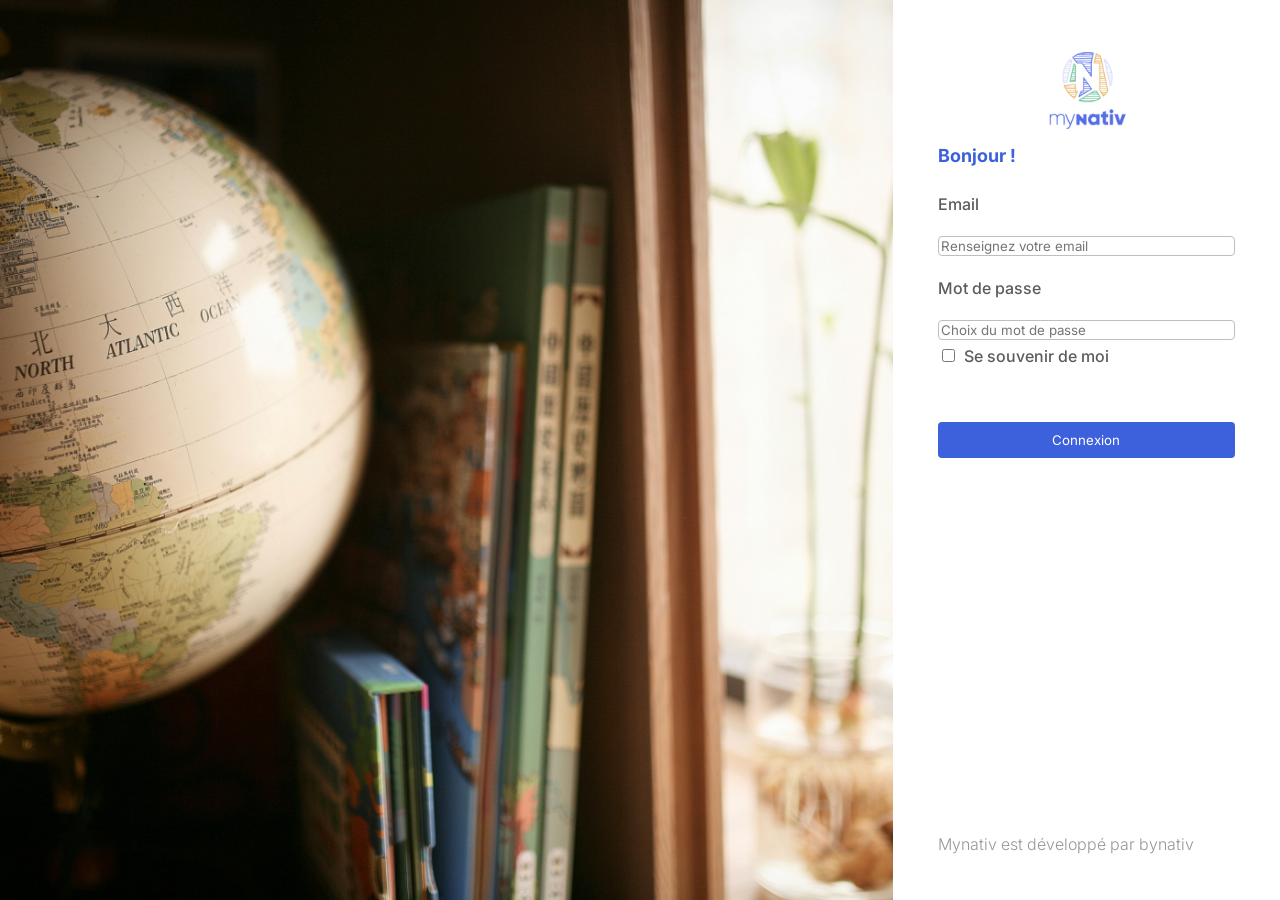
<file: index.html>
<!doctype html>
<html lang="fr">
  <head>
    <meta charset="UTF-8" />
    <link rel="stylesheet" href="style.css" />

    <link rel="preconnect" href="https://fonts.googleapis.com" />
    <link rel="preconnect" href="https://fonts.gstatic.com" crossorigin />

    <link
      href="https://fonts.googleapis.com/css2?family=Bodoni+Moda:ital,opsz,wght@0,6..96,400..900;1,6..96,400..900&family=Homemade+Apple&family=Inter:ital,opsz,wght@0,14..32,100..900;1,100..900&family=Poppins:ital,wght@0,100;0,200;0,300;0,400;0,500;0,600;0,700;0,800;0,900;1,100;1,200;1,300;1,400;1,500;1,600;1,700;1,800;1,900&display=swap"
      rel="stylesheet"
    />

    <meta name="viewport" content="width=device-width, initial-scale=1.0" />

    <title>mynativ</title>
  </head>

  <body>
    <div class="container">
      <div
        class="image-fond"
        style="background-image: url(&quot;image.png&quot;)"
      ></div>

      <div class="texte">
        <img class="logo" src="logo.png" alt="logo" />

        <h1>Bonjour !</h1>

        <form class="formulaire">
          <p>Email</p>
          <input type="email" placeholder="Renseignez votre email" />

          <p>Mot de passe</p>
          <input type="password" placeholder="Choix du mot de passe" />

          <label>
            <input type="checkbox" />
            Se souvenir de moi
          </label>

          <button type="submit">Connexion</button>
        </form>

        <p class="developpement">Mynativ est développé par bynativ</p>
      </div>
    </div>
  </body>
</html>
</file>
<file: style.css>
* {
  font-family: "Inter";
}

body {
  font-weight: 500;
  color: rgb(92, 92, 92);
  margin: 0;
}

h1 {
  color: rgb(61, 96, 221);
  font-size: large;
}

.container {
  display: flex;
}

.image-fond {
  width: 75%;
  height: 100vh;
  background-size: cover;
  background-position: center;
}

.logo {
  width: 30%;
  display: block;
  margin: 0 auto;
}

.texte {
  width: 25%;
  margin: 45px;
}

.formulaire {
  display: flex;
  flex-direction: column;
  gap: 6px;
}

.formulaire,
.formulaire input,
.formulaire button,
.formulaire label {
  font-family: "inter";
}

input {
  border: 1px solid rgb(190, 190, 190);
  border-radius: 4px;
}

button {
  color: rgb(255, 255, 255);
  background-color: rgb(61, 96, 221);
  border: none;
  padding: 10px;
  border-radius: 4px;
  margin-top: 50px;
}

button:hover {
  background-color: rgba(61, 96, 221, 0.66);
  cursor: pointer;
}

label {
  display: flex;
  align-items: center;
  gap: 6px;
}

.developpement {
  position: absolute;
  bottom: 30px;
  color: rgb(151, 151, 151);
  font-weight: 300;
}

@media (max-width: 768px) {

  .container {
    display: flex;
    flex-direction: column;
  }

  .image-fond {
    width: 100%;
    height: 30vh;
  }

  .texte {
    width: 100%;
    margin: 0;
    padding: 30px;
    box-sizing: border-box;
  }

  .logo {
    width: 35%;
    display: block;
    margin: 0 auto;
  }

  .formulaire {
    display: flex;
    flex-direction: column;
    gap: 6px;
  }

  input {
    box-sizing: border-box;
    width: 100%;
  }

  button {
    width: 100%;
    margin-top: 30px;
  }

  .developpement {
    position: static;
    text-align: center;
    margin-top: 40px;
  }
}
</file>
